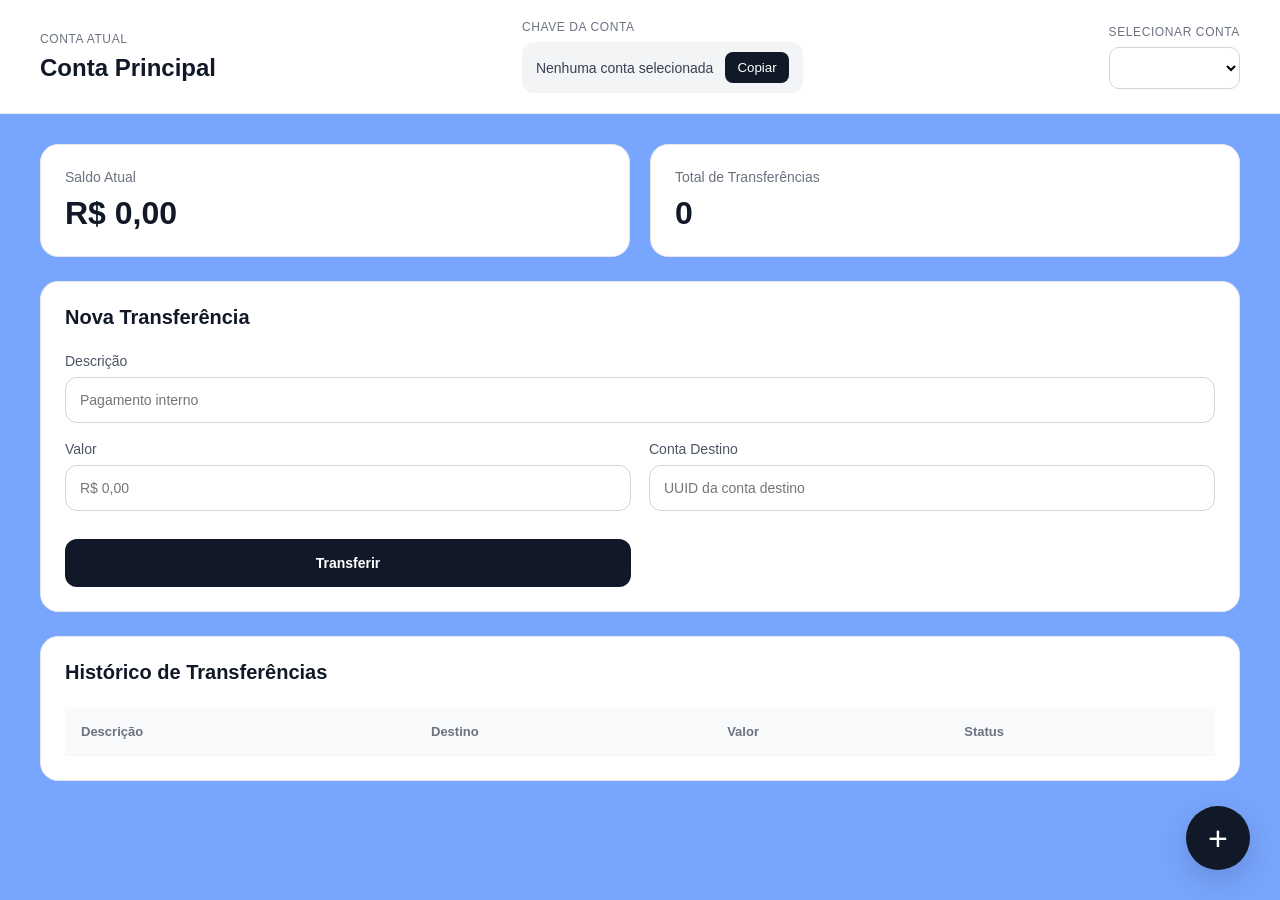
<file: frontend/index.html>
<!DOCTYPE html>
<html lang="pt-BR">

<head>
    <meta charset="UTF-8">
    <meta name="viewport" content="width=device-width, initial-scale=1.0">
    <title>LedgerBank</title>

    <link rel="stylesheet" href="style.css">
</head>

<body>

    <header class="header">

        <div class="header-left">
            <span class="header-label">
                Conta Atual
            </span>

            <h1 id="account-name">
                Conta Principal
            </h1>
        </div>

        <div class="header-center">

            <span class="header-label">
                Chave da Conta
            </span>

            <div class="pix-box">

                <span id="account-id">
                    Nenhuma conta selecionada
                </span>

                <button type="button" id="copy-account-id">
                    Copiar
                </button>

            </div>

        </div>

        <div class="header-right">

            <span class="header-label">
                Selecionar Conta
            </span>

            <select id="account-selector">
            </select>

        </div>

    </header>

    <main class="main-container">

        <section class="stats-grid">

            <div class="stat-card">

                <span>
                    Saldo Atual
                </span>

                <h2 id="account-balance">
                    R$ 0,00
                </h2>

            </div>

            <div class="stat-card">

                <span>
                    Total de Transferências
                </span>

                <h2 id="total-transfers">
                    0
                </h2>

            </div>

        </section>

        <section class="transfer-section">

            <div class="section-header">
                <h3>
                    Nova Transferência
                </h3>
            </div>

            <form id="transfer-form" class="transfer-form">

                <div class="input-group full-width">

                    <label>
                        Descrição
                    </label>

                    <input type="text" id="transaction-description" placeholder="Pagamento interno">

                </div>

                <div class="input-group">

                    <label>
                        Valor
                    </label>

                    <input type="text" id="transaction-amount" placeholder="R$ 0,00">

                </div>

                <div class="input-group">

                    <label>
                        Conta Destino
                    </label>

                    <input type="text" id="destination-account" placeholder="UUID da conta destino">

                </div>

                <button type="submit" class="primary-button full-width-button">
                    Transferir
                </button>

            </form>

        </section>

        <section class="history-section">

            <div class="section-header">
                <h3>
                    Histórico de Transferências
                </h3>
            </div>

            <div class="history-table-wrapper">

                <table>

                    <thead>

                        <tr>
                            <th>Descrição</th>
                            <th>Destino</th>
                            <th>Valor</th>
                            <th>Status</th>
                        </tr>

                    </thead>

                    <tbody id="transactions-table">
                    </tbody>

                </table>

            </div>

        </section>

    </main>

    <button class="floating-button" id="open-account-modal">
        +
    </button>

    <div class="modal-overlay" id="account-modal">

        <div class="modal">

            <div class="modal-header">

                <h3>
                    Criar Conta
                </h3>

                <button type="button" id="close-account-modal">
                    ×
                </button>

            </div>

            <form id="create-account-form">

                <div class="input-group">

                    <label>
                        Nome da Conta
                    </label>

                    <input type="text" id="account-create-name" placeholder="Conta Principal">

                </div>

                <div class="input-group">

                    <label>
                        Moeda
                    </label>

                    <select id="account-currency">

                        <option value="BRL">
                            BRL
                        </option>

                    </select>

                </div>

                <button type="submit" class="primary-button full-width-button">
                    Criar Conta
                </button>

            </form>

        </div>

    </div>

    <script src="app.js"></script>

</body>

</html>
</file>
<file: frontend/style.css>
* {
    margin: 0;
    padding: 0;
    box-sizing: border-box;
}

body {
    font-family: Arial, Helvetica, sans-serif;
    background: #78a5fd;
    color: #111827;
}

.header {
    width: 100%;
    background: white;
    border-bottom: 1px solid #e5e7eb;
    padding: 20px 40px;

    display: flex;
    align-items: center;
    justify-content: space-between;
    gap: 24px;

    position: sticky;
    top: 0;
    z-index: 10;
}

.header-left,
.header-center,
.header-right {
    display: flex;
    flex-direction: column;
    gap: 8px;
}

.header-label {
    font-size: 12px;
    color: #6b7280;
    text-transform: uppercase;
    letter-spacing: 0.05em;
}

.header h1 {
    font-size: 24px;
}

.pix-box {
    display: flex;
    align-items: center;
    gap: 12px;

    background: #f3f4f6;
    padding: 10px 14px;
    border-radius: 12px;
}

.pix-box span {
    font-size: 14px;
    color: #374151;
}

.pix-box button {
    border: none;
    background: #111827;
    color: white;
    padding: 8px 12px;
    border-radius: 8px;
    cursor: pointer;
}

.header-right select {
    height: 42px;
    border: 1px solid #d1d5db;
    border-radius: 10px;
    padding: 0 12px;
    background: white;
}

.main-container {
    padding: 30px 40px;

    display: flex;
    flex-direction: column;
    gap: 24px;
}

.stats-grid {
    display: grid;
    grid-template-columns: repeat(2, 1fr);
    gap: 20px;
}

.stat-card {
    background: white;
    border-radius: 18px;
    padding: 24px;
    border: 1px solid #e5e7eb;

    display: flex;
    flex-direction: column;
    gap: 10px;
}

.stat-card span {
    color: #6b7280;
    font-size: 14px;
}

.stat-card h2 {
    font-size: 32px;
}

.transfer-section,
.history-section {
    background: white;
    border: 1px solid #e5e7eb;
    border-radius: 18px;
    padding: 24px;
}

.section-header {
    margin-bottom: 24px;
}

.section-header h3 {
    font-size: 20px;
}

.transfer-form {
    display: grid;
    grid-template-columns: repeat(2, 1fr);
    gap: 18px;
}

.input-group {
    display: flex;
    flex-direction: column;
    gap: 8px;
}

.input-group label {
    font-size: 14px;
    color: #4b5563;
}

.input-group input,
.input-group select {
    height: 46px;
    border: 1px solid #d1d5db;
    border-radius: 12px;
    padding: 0 14px;
    font-size: 14px;
}

.full-width {
    grid-column: span 2;
}

.primary-button {
    height: 48px;
    border: none;
    background: #111827;
    color: white;
    border-radius: 12px;
    cursor: pointer;
    font-size: 14px;
    font-weight: bold;

    transition: 0.2s;
}

.primary-button:hover {
    opacity: 0.92;
}

.history-table-wrapper {
    overflow-x: auto;
}

table {
    width: 100%;
    border-collapse: collapse;
}

thead {
    background: #f9fafb;
}

th,
td {
    padding: 16px;
    text-align: left;
    border-bottom: 1px solid #f1f5f9;
}

th {
    font-size: 13px;
    color: #6b7280;
}

.status {
    padding: 6px 10px;
    border-radius: 999px;
    font-size: 12px;
    font-weight: bold;
}

.success {
    background: #dcfce7;
    color: #166534;
}

.danger {
    background: #fee2e2;
    color: #991b1b;
}

.floating-button {
    width: 64px;
    height: 64px;

    position: fixed;
    right: 30px;
    bottom: 30px;

    border: none;
    border-radius: 50%;

    background: #111827;
    color: white;

    font-size: 34px;
    cursor: pointer;

    box-shadow: 0 10px 30px rgba(0,0,0,0.15);
}

.modal-overlay {
    position: fixed;
    inset: 0;

    background: rgba(0,0,0,0.4);

    display: none;
    align-items: center;
    justify-content: center;

    z-index: 999;
}

.modal-overlay.active {
    display: flex;
}

.modal {
    width: 420px;
    background: white;
    border-radius: 18px;
    padding: 24px;
}

.modal-header {
    display: flex;
    justify-content: space-between;
    align-items: center;

    margin-bottom: 24px;
}

.modal-header button {
    border: none;
    background: transparent;
    font-size: 28px;
    cursor: pointer;
}

.full-width-button {
    width: 100%;
    margin-top: 10px;
}

@media (max-width: 900px) {

    .header {
        flex-direction: column;
        align-items: flex-start;
    }

    .stats-grid,
    .transfer-form {
        grid-template-columns: 1fr;
    }

    .full-width {
        grid-column: span 1;
    }

    .main-container {
        padding: 20px;
    }

}
</file>
